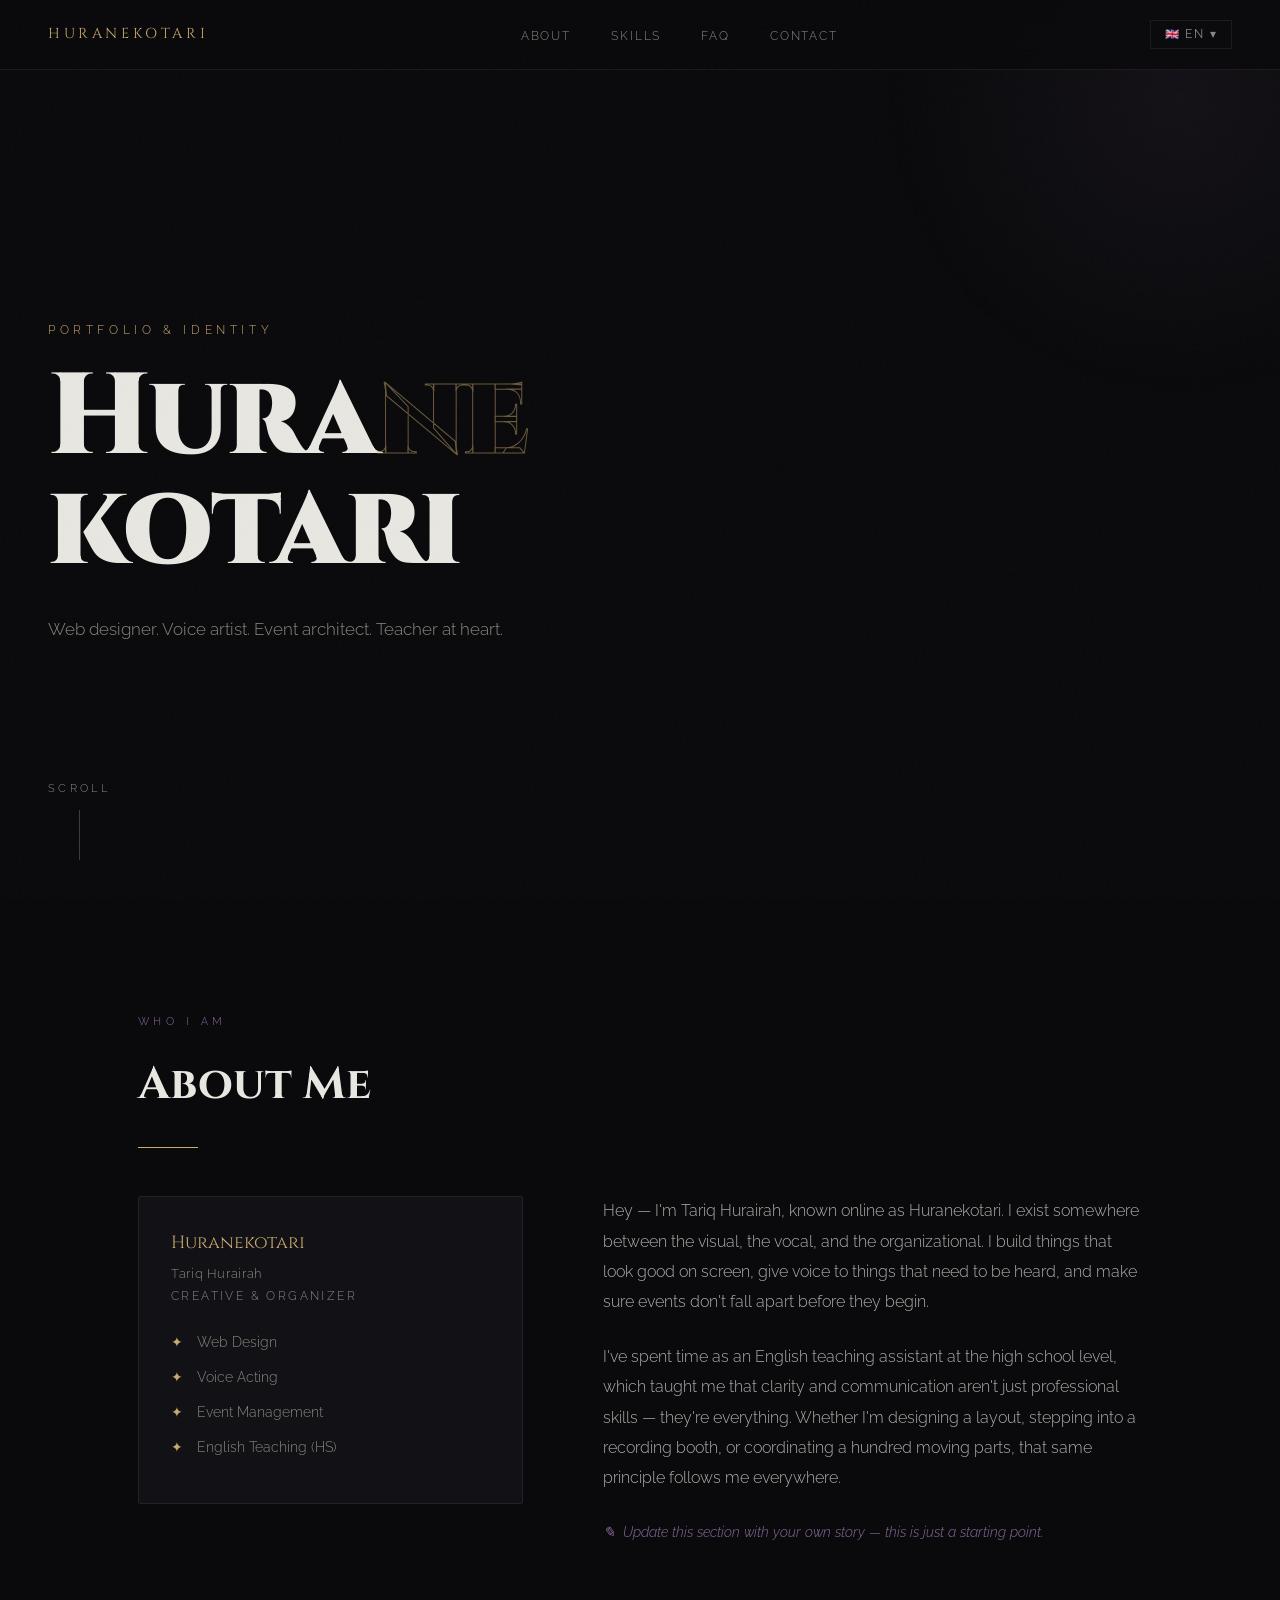
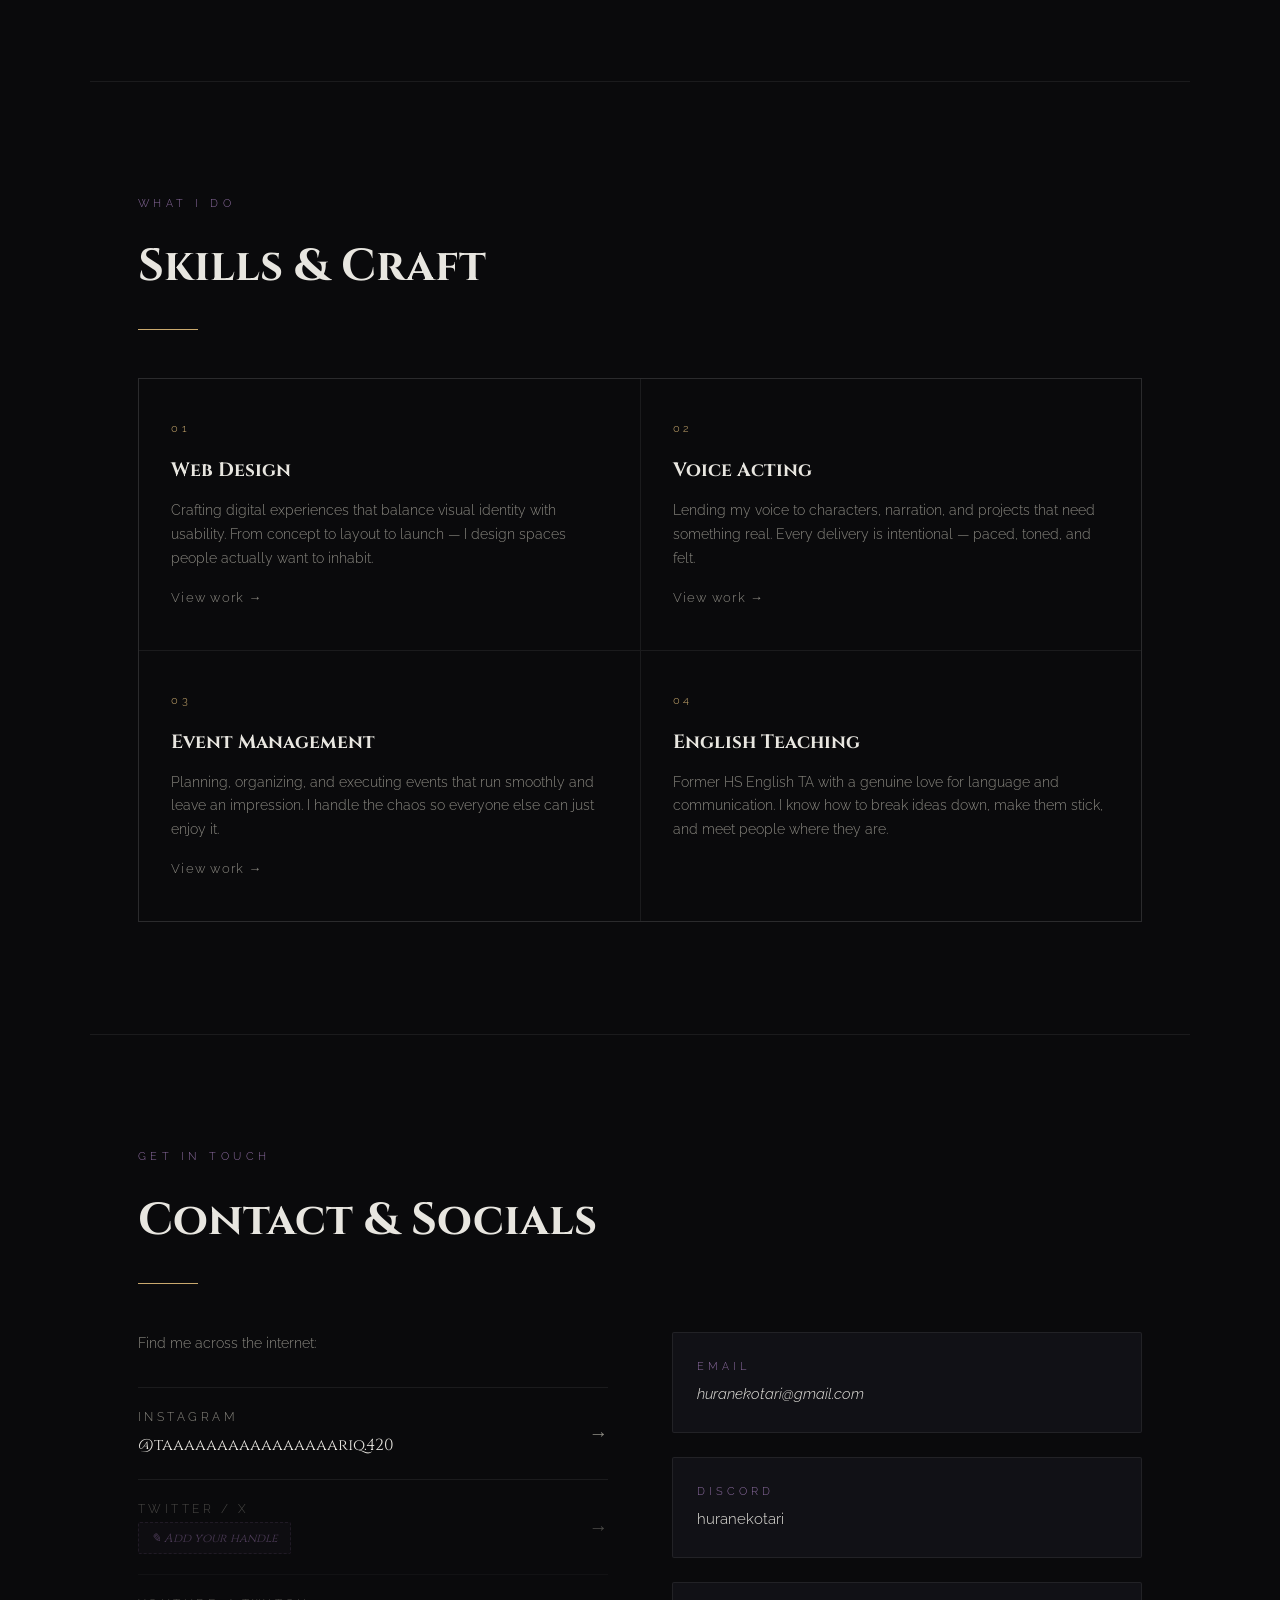
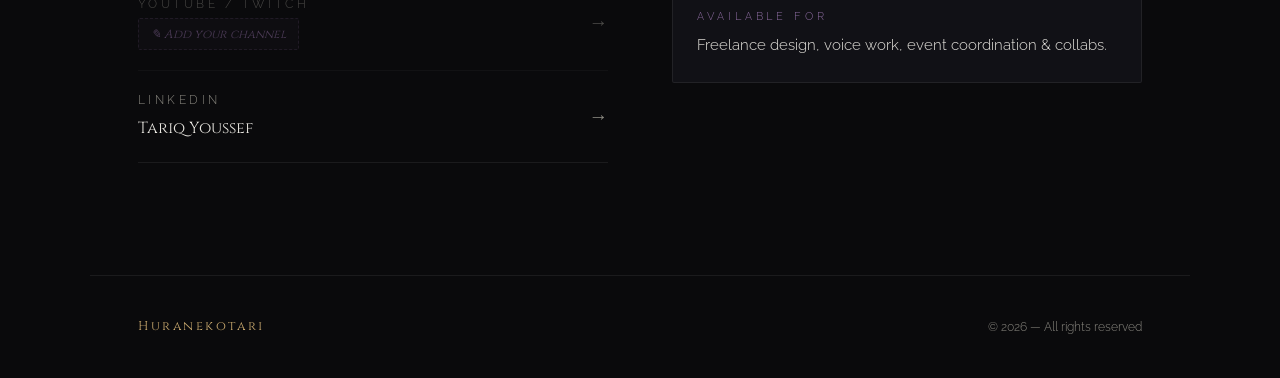
<file: index.html>
<!DOCTYPE html>
<html lang="en">
<head>
<meta charset="UTF-8"/>
<meta name="viewport" content="width=device-width, initial-scale=1.0"/>
<title>Huranekotari</title>
<link href="https://fonts.googleapis.com/css2?family=Cinzel:wght@400;700;900&family=Raleway:wght@300;400;500&display=swap" rel="stylesheet"/>
<link rel="stylesheet" href="styles.css"/>
</head>
<body>

<nav>
  <a href="index.html" class="nav-logo">Huranekotari</a>
  <ul class="nav-links">
    <li><a href="#about" data-i18n="nav_about">About</a></li>
    <li><a href="#skills" data-i18n="nav_skills">Skills</a></li>
    <li><a href="fq.html" data-i18n="nav_fq">FAQ</a></li>
    <li><a href="#contact" data-i18n="nav_contact">Contact</a></li>
  </ul>
  <div class="lang-switcher">
    <button class="lang-btn" id="langBtn">🇬🇧 EN ▾</button>
    <div class="lang-dropdown" id="langDropdown">
      <button class="lang-option active" data-lang="en"><span class="lang-flag">🇬🇧</span> English</button>
      <button class="lang-option" data-lang="ar"><span class="lang-flag">🇸🇦</span> العربية</button>
      <button class="lang-option" data-lang="fil"><span class="lang-flag">🇵🇭</span> Filipino</button>
      <button class="lang-option" data-lang="es"><span class="lang-flag">🇪🇸</span> Español</button>
      <button class="lang-option" data-lang="it"><span class="lang-flag">🇮🇹</span> Italiano</button>
      <button class="lang-option" data-lang="zh"><span class="lang-flag">🇨🇳</span> 中文</button>
      <button class="lang-option" data-lang="ja"><span class="lang-flag">🇯🇵</span> 日本語</button>
    </div>
  </div>
</nav>

<!-- HERO -->
<div class="hero">
  <p class="hero-eyebrow" data-i18n="hero_eyebrow">Portfolio &amp; Identity</p>
  <h1 class="hero-name">Hura<span>ne</span><br/>kotari</h1>
  <p class="hero-tagline" data-i18n="hero_tagline">Web designer. Voice artist. Event architect. Teacher at heart.</p>
  <div class="hero-scroll" data-i18n="hero_scroll">Scroll</div>
</div>

<!-- ABOUT -->
<section id="about">
  <p class="section-label reveal" data-i18n="about_label">Who I am</p>
  <h2 class="section-title reveal" data-i18n="about_title">About Me</h2>
  <div class="section-divider reveal"></div>
  <div class="about-grid">
    <div class="about-aside reveal">
      <div class="about-card">
        <p class="about-card-name">Huranekotari</p>
        <p class="about-card-realname">Tariq Hurairah</p>
        <p class="about-card-role" data-i18n="card_role">Creative &amp; Organizer</p>
        <div class="about-card-detail"><span>✦</span><span data-i18n="skill1">Web Design</span></div>
        <div class="about-card-detail"><span>✦</span><span data-i18n="skill2">Voice Acting</span></div>
        <div class="about-card-detail"><span>✦</span><span data-i18n="skill3">Event Management</span></div>
        <div class="about-card-detail"><span>✦</span><span data-i18n="skill4">English Teaching (HS)</span></div>
      </div>
    </div>
    <div class="about-body reveal">
      <p data-i18n="about_p1">Hey — I'm Tariq Hurairah, known online as Huranekotari. I exist somewhere between the visual, the vocal, and the organizational. I build things that look good on screen, give voice to things that need to be heard, and make sure events don't fall apart before they begin.</p>
      <p data-i18n="about_p2">I've spent time as an English teaching assistant at the high school level, which taught me that clarity and communication aren't just professional skills — they're everything. Whether I'm designing a layout, stepping into a recording booth, or coordinating a hundred moving parts, that same principle follows me everywhere.</p>
      <p style="color: var(--accent2); font-style: italic; font-size: 0.9rem;" data-i18n="about_placeholder">✎ &nbsp;Update this section with your own story — this is just a starting point.</p>
    </div>
  </div>
</section>

<!-- SKILLS -->
<section id="skills" class="skills-section">
  <p class="section-label reveal" data-i18n="skills_label">What I do</p>
  <h2 class="section-title reveal" data-i18n="skills_title">Skills &amp; Craft</h2>
  <div class="section-divider reveal"></div>
  <div class="skills-grid">
    <a href="web-design.html" class="skill-card skill-card-link reveal">
      <p class="skill-icon">01</p>
      <h3 class="skill-name" data-i18n="skill1">Web Design</h3>
      <p class="skill-desc" data-i18n="skill1_desc">Crafting digital experiences that balance visual identity with usability. From concept to layout to launch — I design spaces people actually want to inhabit.</p>
      <span class="skill-arrow" data-i18n="view_work">View work →</span>
    </a>
    <a href="voice-acting.html" class="skill-card skill-card-link reveal">
      <p class="skill-icon">02</p>
      <h3 class="skill-name" data-i18n="skill2">Voice Acting</h3>
      <p class="skill-desc" data-i18n="skill2_desc">Lending my voice to characters, narration, and projects that need something real. Every delivery is intentional — paced, toned, and felt.</p>
      <span class="skill-arrow" data-i18n="view_work">View work →</span>
    </a>
    <a href="event-management.html" class="skill-card skill-card-link reveal">
      <p class="skill-icon">03</p>
      <h3 class="skill-name" data-i18n="skill3">Event Management</h3>
      <p class="skill-desc" data-i18n="skill3_desc">Planning, organizing, and executing events that run smoothly and leave an impression. I handle the chaos so everyone else can just enjoy it.</p>
      <span class="skill-arrow" data-i18n="view_work">View work →</span>
    </a>
    <div class="skill-card reveal">
      <p class="skill-icon">04</p>
      <h3 class="skill-name" data-i18n="skill4_title">English Teaching</h3>
      <p class="skill-desc" data-i18n="skill4_desc">Former HS English TA with a genuine love for language and communication. I know how to break ideas down, make them stick, and meet people where they are.</p>
    </div>
  </div>
</section>

<!-- CONTACT -->
<section id="contact" class="contact-section">
  <p class="section-label reveal" data-i18n="contact_label">Get in touch</p>
  <h2 class="section-title reveal" data-i18n="contact_title">Contact &amp; Socials</h2>
  <div class="section-divider reveal"></div>
  <div class="contact-grid">
    <div>
      <p style="font-size:0.85rem; color:var(--muted); margin-bottom:2rem;" class="reveal" data-i18n="find_me">Find me across the internet:</p>
      <div class="social-links reveal">
        <a class="social-link" href="https://instagram.com/taaaaaaaaaaaaaaaariq.420" target="_blank" rel="noopener">
          <div><span class="social-link-name">Instagram</span><span class="social-link-handle">@taaaaaaaaaaaaaaaariq.420</span></div>
          <span class="social-link-arrow">→</span>
        </a>
        <div class="social-link" style="opacity:0.5; cursor:default;">
          <div><span class="social-link-name">Twitter / X</span><span class="social-link-handle placeholder-tag">✎ Add your handle</span></div>
          <span class="social-link-arrow">→</span>
        </div>
        <div class="social-link" style="opacity:0.5; cursor:default;">
          <div><span class="social-link-name">YouTube / Twitch</span><span class="social-link-handle placeholder-tag">✎ Add your channel</span></div>
          <span class="social-link-arrow">→</span>
        </div>
        <a class="social-link" href="https://www.linkedin.com/in/tariq-youssef-003213253/" target="_blank" rel="noopener">
          <div><span class="social-link-name">LinkedIn</span><span class="social-link-handle">Tariq Youssef</span></div>
          <span class="social-link-arrow">→</span>
        </a>
      </div>
    </div>
    <div class="contact-info reveal">
      <div class="contact-item">
        <p class="contact-item-label" data-i18n="email_label">Email</p>
        <p class="contact-item-value"><a href="mailto:huranekotari@gmail.com" style="color:var(--text); text-decoration:none;">huranekotari@gmail.com</a></p>
      </div>
      <div class="contact-item">
        <p class="contact-item-label">Discord</p>
        <p class="contact-item-value" style="color:var(--text); font-style:normal;">huranekotari</p>
      </div>
      <div class="contact-item">
        <p class="contact-item-label" data-i18n="avail_label">Available for</p>
        <p class="contact-item-value" style="color:var(--text); font-style:normal;" data-i18n="avail_value">Freelance design, voice work, event coordination &amp; collabs.</p>
      </div>
    </div>
  </div>
</section>

<footer>
  <span class="footer-name">Huranekotari</span>
  <span class="footer-copy" data-i18n="footer_copy">© 2026 — All rights reserved</span>
</footer>

<script>
const translations = {
  en: {
    nav_about:"About", nav_skills:"Skills", nav_contact:"Contact",
    hero_eyebrow:"Portfolio & Identity",
    hero_tagline:"Web designer. Voice artist. Event architect. Teacher at heart.",
    hero_scroll:"Scroll",
    about_label:"Who I am", about_title:"About Me",
    card_role:"Creative & Organizer",
    skill1:"Web Design", skill2:"Voice Acting", skill3:"Event Management",
    skill4:"English Teaching (HS)", skill4_title:"English Teaching",
    about_p1:"Hey — I'm Tariq Hurairah, known online as Huranekotari. I exist somewhere between the visual, the vocal, and the organizational. I build things that look good on screen, give voice to things that need to be heard, and make sure events don't fall apart before they begin.",
    about_p2:"I've spent time as an English teaching assistant at the high school level, which taught me that clarity and communication aren't just professional skills — they're everything. Whether I'm designing a layout, stepping into a recording booth, or coordinating a hundred moving parts, that same principle follows me everywhere.",
    about_placeholder:"✎ Update this section with your own story — this is just a starting point.",
    skills_label:"What I do", skills_title:"Skills & Craft",
    skill1_desc:"Crafting digital experiences that balance visual identity with usability. From concept to layout to launch — I design spaces people actually want to inhabit.",
    skill2_desc:"Lending my voice to characters, narration, and projects that need something real. Every delivery is intentional — paced, toned, and felt.",
    skill3_desc:"Planning, organizing, and executing events that run smoothly and leave an impression. I handle the chaos so everyone else can just enjoy it.",
    skill4_desc:"Former HS English TA with a genuine love for language and communication. I know how to break ideas down, make them stick, and meet people where they are.",
    view_work:"View work →",
    contact_label:"Get in touch", contact_title:"Contact & Socials",
    find_me:"Find me across the internet:",
    email_label:"Email", avail_label:"Available for",
    avail_value:"Freelance design, voice work, event coordination & collabs.",
    footer_copy:"© 2026 — All rights reserved", lang_label:"EN"
  },
  ar: {
    nav_about:"عني", nav_skills:"مهاراتي", nav_contact:"تواصل",
    hero_eyebrow:"ملف الأعمال والهوية",
    hero_tagline:"مصمم ويب. فنان صوتي. منظم فعاليات. معلم بالفطرة.",
    hero_scroll:"مرر",
    about_label:"من أنا", about_title:"نبذة عني",
    card_role:"مبدع ومنظم",
    skill1:"تصميم الويب", skill2:"التمثيل الصوتي", skill3:"إدارة الفعاليات",
    skill4:"تدريس الإنجليزية", skill4_title:"تدريس الإنجليزية",
    about_p1:"مرحباً — أنا طارق هريرة، المعروف إلكترونياً بـ هورانيكوتاري. أعيش في المنطقة الفاصلة بين البصري والصوتي والتنظيمي. أبني أشياء تبدو جميلة على الشاشة، وأُعطي صوتاً لما يحتاج إلى أن يُسمع، وأضمن أن الفعاليات لا تنهار قبل أن تبدأ.",
    about_p2:"قضيت وقتاً كمساعد تدريس للغة الإنجليزية في المرحلة الثانوية، مما علّمني أن الوضوح والتواصل ليسا مجرد مهارات مهنية — بل هما كل شيء. سواء كنت أصمم تخطيطاً أو أدخل غرفة التسجيل أو أنسق مئة تفصيل، يسير هذا المبدأ معي في كل مكان.",
    about_placeholder:"✎ حدّث هذا القسم بقصتك الخاصة — هذه مجرد نقطة بداية.",
    skills_label:"ما أفعله", skills_title:"المهارات والحرفة",
    skill1_desc:"صياغة تجارب رقمية توازن بين الهوية البصرية وسهولة الاستخدام. من الفكرة إلى التصميم إلى الإطلاق.",
    skill2_desc:"أُقرض صوتي للشخصيات والسرد والمشاريع التي تحتاج إلى شيء حقيقي. كل أداء مقصود — بالإيقاع والنبرة والإحساس.",
    skill3_desc:"التخطيط والتنظيم وتنفيذ الفعاليات بسلاسة وبأثر يدوم. أتعامل مع الفوضى حتى يستمتع الجميع.",
    skill4_desc:"مساعد تدريس سابق للغة الإنجليزية بشغف حقيقي بالتواصل. أعرف كيف أُبسّط الأفكار وأجعلها راسخة.",
    view_work:"عرض الأعمال ←",
    contact_label:"تواصل معي", contact_title:"التواصل والشبكات",
    find_me:"جدني عبر الإنترنت:",
    email_label:"البريد الإلكتروني", avail_label:"متاح لـ",
    avail_value:"تصميم مستقل، عمل صوتي، تنسيق فعاليات، وتعاون.",
    footer_copy:"© ٢٠٢٦ — جميع الحقوق محفوظة", lang_label:"AR"
  },
  fil: {
    nav_about:"Tungkol", nav_skills:"Kasanayan", nav_contact:"Makipag-ugnayan",
    hero_eyebrow:"Portfolio at Pagkakakilanlan",
    hero_tagline:"Web designer. Artista ng boses. Tagaplano ng events. Guro sa puso.",
    hero_scroll:"I-scroll",
    about_label:"Sino ako", about_title:"Tungkol sa Akin",
    card_role:"Malikhain at Tagaorganisa",
    skill1:"Web Design", skill2:"Voice Acting", skill3:"Pamamahala ng Events",
    skill4:"Pagtuturo ng Ingles (HS)", skill4_title:"Pagtuturo ng Ingles",
    about_p1:"Hoy — ako si Tariq Hurairah, kilala sa online bilang Huranekotari. Nabubuhay ako sa pagitan ng visual, vocal, at organisasyon. Gumagawa ako ng mga bagay na maganda sa screen, nagbibigay ng boses sa mga bagay na kailangang marinig, at tinitiyak na ang mga events ay hindi guguho bago pa magsimula.",
    about_p2:"Nagsilbi akong teaching assistant sa Ingles sa high school, na nagturo sa akin na ang kalinawan at komunikasyon ay hindi lang propesyonal na kasanayan — sila ang lahat. Kahit nagdidisenyo ako ng layout, pumapasok sa recording booth, o nag-kokoordina ng daan-daang detalye, ang prinsipyong ito ay sumusunod sa akin sa lahat ng dako.",
    about_placeholder:"✎ I-update ang seksyong ito ng iyong sariling kuwento — ito ay simula pa lamang.",
    skills_label:"Ano ang ginagawa ko", skills_title:"Mga Kasanayan at Sining",
    skill1_desc:"Gumagawa ng mga digital na karanasan na nagbabalanse ng visual na pagkakakilanlan at kakayahang gamitin. Mula sa konsepto hanggang layout hanggang paglulunsad.",
    skill2_desc:"Nagpapahiram ng aking boses sa mga karakter, salaysay, at proyektong nangangailangan ng tunay na bagay. Ang bawat paghahatid ay may layunin.",
    skill3_desc:"Nagpaplano, nag-oorganisa, at nagsasagawa ng mga events nang maayos at may naiiwanang impresyon. Hawak ko ang kaguluhan para masiyahan na lang ang lahat.",
    skill4_desc:"Dating HS English TA na may tunay na pagmamahal sa wika at komunikasyon. Alam ko kung paano hatiin ang mga ideya at maabot ang mga tao.",
    view_work:"Tingnan ang gawa →",
    contact_label:"Makipag-ugnayan", contact_title:"Makipag-ugnayan at Socials",
    find_me:"Hanapin ako sa internet:",
    email_label:"Email", avail_label:"Available para sa",
    avail_value:"Freelance na disenyo, voice work, koordinasyon ng events, at kolaborasyon.",
    footer_copy:"© 2026 — Lahat ng karapatan ay nakalaan", lang_label:"FIL"
  },
  es: {
    nav_about:"Sobre mí", nav_skills:"Habilidades", nav_contact:"Contacto",
    hero_eyebrow:"Portafolio e Identidad",
    hero_tagline:"Diseñador web. Artista de voz. Arquitecto de eventos. Maestro de corazón.",
    hero_scroll:"Desplazar",
    about_label:"Quién soy", about_title:"Sobre Mí",
    card_role:"Creativo y Organizador",
    skill1:"Diseño Web", skill2:"Actuación de Voz", skill3:"Gestión de Eventos",
    skill4:"Enseñanza de Inglés (Bachillerato)", skill4_title:"Enseñanza de Inglés",
    about_p1:"Hola — soy Tariq Hurairah, conocido en línea como Huranekotari. Existo en algún punto entre lo visual, lo vocal y lo organizativo. Construyo cosas que se ven bien en pantalla, doy voz a lo que necesita ser escuchado y me aseguro de que los eventos no se desmoronen antes de comenzar.",
    about_p2:"He pasado tiempo como asistente de enseñanza de inglés en la escuela secundaria, lo que me enseñó que la claridad y la comunicación no son solo habilidades profesionales — lo son todo. Ya sea diseñando un layout, entrando a una cabina de grabación o coordinando cientos de detalles, ese principio me sigue a todas partes.",
    about_placeholder:"✎ Actualiza esta sección con tu propia historia — esto es solo un punto de partida.",
    skills_label:"Lo que hago", skills_title:"Habilidades y Oficio",
    skill1_desc:"Creando experiencias digitales que equilibran la identidad visual con la usabilidad. Del concepto al layout al lanzamiento.",
    skill2_desc:"Prestando mi voz a personajes, narración y proyectos que necesitan algo real. Cada interpretación es intencional — con ritmo, tono y sentimiento.",
    skill3_desc:"Planificando, organizando y ejecutando eventos que transcurran sin problemas y dejen huella. Me encargo del caos para que todos los demás puedan disfrutarlo.",
    skill4_desc:"Ex asistente de inglés en bachillerato con un amor genuino por el lenguaje. Sé cómo desglosar ideas y llegar a las personas donde están.",
    view_work:"Ver trabajos →",
    contact_label:"Contáctame", contact_title:"Contacto y Redes",
    find_me:"Encuéntrame en internet:",
    email_label:"Correo electrónico", avail_label:"Disponible para",
    avail_value:"Diseño freelance, trabajo de voz, coordinación de eventos y colaboraciones.",
    footer_copy:"© 2026 — Todos los derechos reservados", lang_label:"ES"
  },
  it: {
    nav_about:"Chi sono", nav_skills:"Competenze", nav_contact:"Contatti",
    hero_eyebrow:"Portfolio e Identità",
    hero_tagline:"Web designer. Artista vocale. Architetto di eventi. Insegnante di cuore.",
    hero_scroll:"Scorri",
    about_label:"Chi sono", about_title:"Su di Me",
    card_role:"Creativo e Organizzatore",
    skill1:"Web Design", skill2:"Doppiaggio", skill3:"Gestione Eventi",
    skill4:"Insegnamento dell'Inglese (liceo)", skill4_title:"Insegnamento dell'Inglese",
    about_p1:"Ciao — sono Tariq Hurairah, conosciuto online come Huranekotari. Esisto da qualche parte tra il visivo, il vocale e l'organizzativo. Costruisco cose che sembrano belle sullo schermo, do voce a ciò che deve essere ascoltato e mi assicuro che gli eventi non vadano in pezzi prima di cominciare.",
    about_p2:"Ho trascorso del tempo come assistente d'insegnamento d'inglese al liceo, il che mi ha insegnato che chiarezza e comunicazione non sono solo competenze professionali — sono tutto. Che stia progettando un layout, entrando in una cabina di registrazione o coordinando cento dettagli, quel principio mi segue ovunque.",
    about_placeholder:"✎ Aggiorna questa sezione con la tua storia — è solo un punto di partenza.",
    skills_label:"Cosa faccio", skills_title:"Competenze e Arte",
    skill1_desc:"Creando esperienze digitali che bilanciano identità visiva e usabilità. Dal concept al layout al lancio.",
    skill2_desc:"Prestando la mia voce a personaggi, narrazioni e progetti che hanno bisogno di qualcosa di autentico. Ogni interpretazione è intenzionale.",
    skill3_desc:"Pianificando, organizzando ed eseguendo eventi che scorrono senza intoppi e lasciano un'impressione. Mi occupo del caos affinché tutti possano godersi l'evento.",
    skill4_desc:"Ex assistente d'inglese al liceo con un genuino amore per il linguaggio. So come scomporre le idee e raggiungere le persone dove si trovano.",
    view_work:"Vedi i lavori →",
    contact_label:"Contattami", contact_title:"Contatti e Social",
    find_me:"Trovami su internet:",
    email_label:"Email", avail_label:"Disponibile per",
    avail_value:"Design freelance, lavoro vocale, coordinamento eventi e collaborazioni.",
    footer_copy:"© 2026 — Tutti i diritti riservati", lang_label:"IT"
  },
  zh: {
    nav_about:"关于我", nav_skills:"技能", nav_contact:"联系",
    hero_eyebrow:"作品集与身份",
    hero_tagline:"网页设计师。配音演员。活动策划师。热爱教学。",
    hero_scroll:"滚动",
    about_label:"我是谁", about_title:"关于我",
    card_role:"创意人 & 组织者",
    skill1:"网页设计", skill2:"配音", skill3:"活动管理",
    skill4:"英语教学（高中）", skill4_title:"英语教学",
    about_p1:"嗨 — 我是 Tariq Hurairah，网络上以 Huranekotari 为人所知。我存在于视觉、声音与组织管理的交汇处。我创作在屏幕上看起来出色的东西，为需要被听见的事物发声，并确保活动在开始之前不会崩溃。",
    about_p2:"我曾在高中担任英语教学助理，这让我明白清晰表达和沟通不仅仅是职业技能——它们就是一切。无论是设计页面布局、走进录音棚，还是协调数百个细节，这一原则始终伴随着我。",
    about_placeholder:"✎ 用你自己的故事更新此部分——这只是一个起点。",
    skills_label:"我的专长", skills_title:"技能与创作",
    skill1_desc:"打造兼顾视觉美感与易用性的数字体验。从概念到布局到上线——我设计人们真正想要驻留的空间。",
    skill2_desc:"为角色、旁白和需要真实感的项目献声。每一次表演都是有意为之——节奏、音调、情感缺一不可。",
    skill3_desc:"规划、组织并执行顺畅且令人印象深刻的活动。我处理一切混乱，让所有人都能尽情享受。",
    skill4_desc:"前高中英语助教，对语言和沟通充满热情。我知道如何分解想法、让它们深入人心。",
    view_work:"查看作品 →",
    contact_label:"联系我", contact_title:"联系与社交",
    find_me:"在网上找到我：",
    email_label:"邮箱", avail_label:"可接受",
    avail_value:"自由设计、配音工作、活动协调和合作项目。",
    footer_copy:"© 2026 — 版权所有", lang_label:"中文"
  },
  ja: {
    nav_about:"自己紹介", nav_skills:"スキル", nav_contact:"連絡先",
    hero_eyebrow:"ポートフォリオとアイデンティティ",
    hero_tagline:"Webデザイナー。声優。イベントプランナー。教える心を持つ人。",
    hero_scroll:"スクロール",
    about_label:"私について", about_title:"自己紹介",
    card_role:"クリエイター & オーガナイザー",
    skill1:"Webデザイン", skill2:"声優", skill3:"イベント管理",
    skill4:"英語教育（高校）", skill4_title:"英語教育",
    about_p1:"こんにちは — 私はTariq Hurairahです。オンラインではHuranekotariとして知られています。視覚、声、そして組織の狭間に存在しています。画面上で美しく見えるものを作り、聞かれるべき声を届け、イベントが始まる前に崩壊しないよう管理します。",
    about_p2:"高校で英語の教育助手として時間を過ごしました。その経験から、明確さとコミュニケーションは単なる職業スキルではなく、すべてだと学びました。レイアウトをデザインしているときも、録音ブースに入るときも、何百もの細部を調整するときも、その原則は常に私とともにあります。",
    about_placeholder:"✎ このセクションをあなた自身のストーリーで更新してください — これはあくまでも出発点です。",
    skills_label:"得意なこと", skills_title:"スキルと技",
    skill1_desc:"視覚的なアイデンティティと使いやすさのバランスを取ったデジタル体験を作ります。コンセプトからレイアウト、リリースまで。",
    skill2_desc:"キャラクター、ナレーション、リアルさが必要なプロジェクトに声を貸します。すべての演技は意図的 — ペース、トーン、感情を込めて。",
    skill3_desc:"スムーズに進み、印象を残すイベントを計画・組織・実行します。混乱を処理するのは私。みんなが楽しめるように。",
    skill4_desc:"言語とコミュニケーションへの純粋な情熱を持つ元高校英語ティーチングアシスタント。",
    view_work:"作品を見る →",
    contact_label:"お問い合わせ", contact_title:"連絡先とSNS",
    find_me:"インターネットで見つけてください：",
    email_label:"メール", avail_label:"対応可能な業務",
    avail_value:"フリーランスデザイン、声優業務、イベント調整、コラボレーション。",
    footer_copy:"© 2026 — 全著作権所有", lang_label:"日本語"
  }
};

const langFlags = { en:"🇬🇧", ar:"🇸🇦", fil:"🇵🇭", es:"🇪🇸", it:"🇮🇹", zh:"🇨🇳", ja:"🇯🇵" };

function applyLanguage(lang) {
  const t = translations[lang];
  if (!t) return;
  document.querySelectorAll('[data-i18n]').forEach(el => {
    const key = el.getAttribute('data-i18n');
    if (t[key] !== undefined) el.innerHTML = t[key];
  });
  document.body.classList.toggle('rtl', lang === 'ar');
  document.documentElement.lang = lang;
  document.getElementById('langBtn').innerHTML = `${langFlags[lang]} ${t.lang_label} ▾`;
  document.querySelectorAll('.lang-option').forEach(btn => {
    btn.classList.toggle('active', btn.dataset.lang === lang);
  });
  try { localStorage.setItem('hura_lang', lang); } catch(e) {}
}

document.getElementById('langBtn').addEventListener('click', (e) => {
  e.stopPropagation();
  document.getElementById('langDropdown').classList.toggle('open');
});

document.querySelectorAll('.lang-option').forEach(btn => {
  btn.addEventListener('click', () => {
    applyLanguage(btn.dataset.lang);
    document.getElementById('langDropdown').classList.remove('open');
  });
});

document.addEventListener('click', () => {
  document.getElementById('langDropdown').classList.remove('open');
});

try {
  const saved = localStorage.getItem('hura_lang');
  if (saved && translations[saved]) applyLanguage(saved);
} catch(e) {}

// Scroll reveal
const observer = new IntersectionObserver((entries) => {
  entries.forEach((entry, i) => {
    if (entry.isIntersecting) {
      setTimeout(() => entry.target.classList.add('visible'), i * 80);
      observer.unobserve(entry.target);
    }
  });
}, { threshold: 0.1 });
document.querySelectorAll('.reveal').forEach(el => observer.observe(el));
</script>
</body>
</html>
</file>
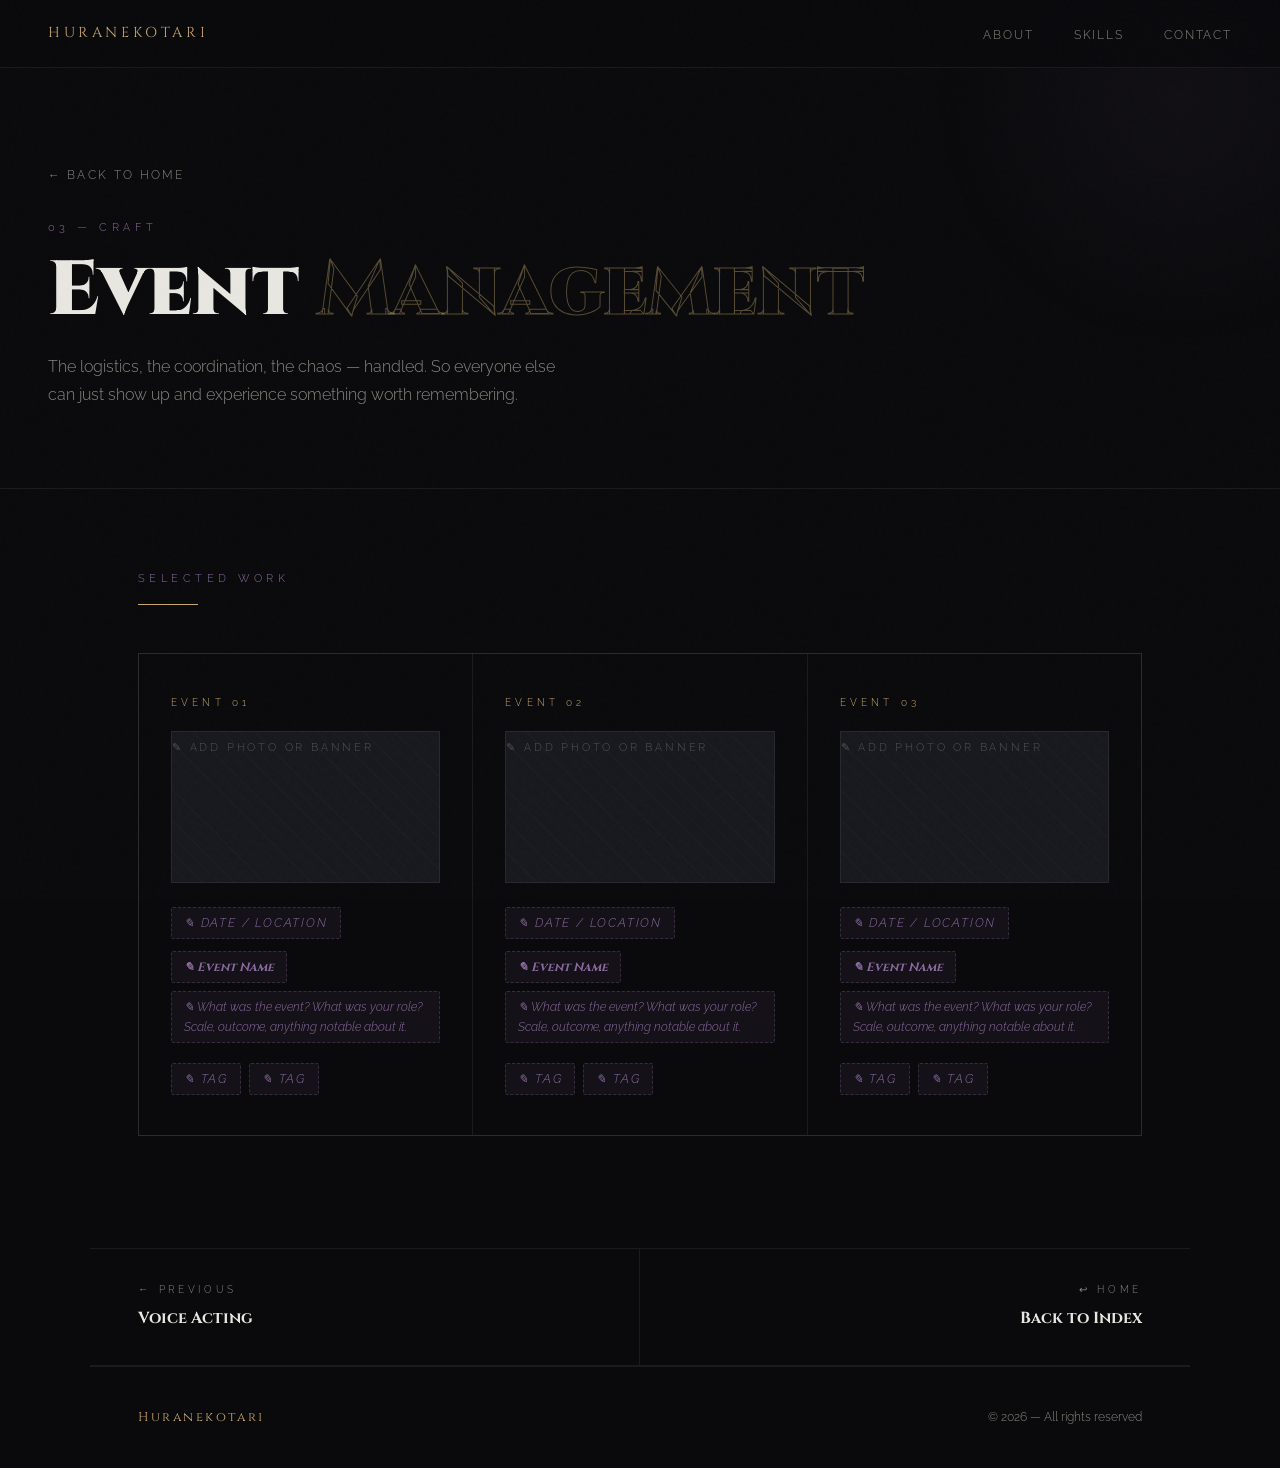
<file: event-management.html>
<!DOCTYPE html>
<html lang="en">
<head>
<meta charset="UTF-8"/>
<meta name="viewport" content="width=device-width, initial-scale=1.0"/>
<title>Event Management — Huranekotari</title>
<link href="https://fonts.googleapis.com/css2?family=Cinzel:wght@400;700;900&family=Raleway:wght@300;400;500&display=swap" rel="stylesheet"/>
<link rel="stylesheet" href="styles.css"/>
</head>
<body>

<nav>
  <a href="index.html" class="nav-logo">Huranekotari</a>
  <ul class="nav-links">
    <li><a href="index.html#about">About</a></li>
    <li><a href="index.html#skills">Skills</a></li>
    <li><a href="index.html#contact">Contact</a></li>
  </ul>
</nav>

<div class="page-header">
  <a href="index.html" class="page-back">← Back to Home</a>
  <p class="page-header-eyebrow">03 — Craft</p>
  <h1 class="page-header-title">Event <span>Management</span></h1>
  <p class="page-header-desc">The logistics, the coordination, the chaos — handled. So everyone else can just show up and experience something worth remembering.</p>
</div>

<div class="portfolio-section">
  <p class="section-label reveal">Selected Work</p>
  <div class="section-divider reveal"></div>

  <div class="portfolio-grid">

    <div class="portfolio-item reveal">
      <p class="portfolio-item-number">Event 01</p>
      <div class="portfolio-item-thumb">
        <div class="portfolio-item-placeholder-line"></div>
        <span class="portfolio-item-thumb-label">✎ Add photo or banner</span>
      </div>
      <p class="portfolio-item-meta"><span class="placeholder-tag">✎ Date / Location</span></p>
      <h3 class="portfolio-item-title"><span class="placeholder-tag">✎ Event Name</span></h3>
      <p class="portfolio-item-desc"><span class="placeholder-tag">✎ What was the event? What was your role? Scale, outcome, anything notable about it.</span></p>
      <div class="portfolio-tags">
        <span class="portfolio-tag placeholder-tag">✎ Tag</span>
        <span class="portfolio-tag placeholder-tag">✎ Tag</span>
      </div>
    </div>

    <div class="portfolio-item reveal">
      <p class="portfolio-item-number">Event 02</p>
      <div class="portfolio-item-thumb">
        <div class="portfolio-item-placeholder-line"></div>
        <span class="portfolio-item-thumb-label">✎ Add photo or banner</span>
      </div>
      <p class="portfolio-item-meta"><span class="placeholder-tag">✎ Date / Location</span></p>
      <h3 class="portfolio-item-title"><span class="placeholder-tag">✎ Event Name</span></h3>
      <p class="portfolio-item-desc"><span class="placeholder-tag">✎ What was the event? What was your role? Scale, outcome, anything notable about it.</span></p>
      <div class="portfolio-tags">
        <span class="portfolio-tag placeholder-tag">✎ Tag</span>
        <span class="portfolio-tag placeholder-tag">✎ Tag</span>
      </div>
    </div>

    <div class="portfolio-item reveal">
      <p class="portfolio-item-number">Event 03</p>
      <div class="portfolio-item-thumb">
        <div class="portfolio-item-placeholder-line"></div>
        <span class="portfolio-item-thumb-label">✎ Add photo or banner</span>
      </div>
      <p class="portfolio-item-meta"><span class="placeholder-tag">✎ Date / Location</span></p>
      <h3 class="portfolio-item-title"><span class="placeholder-tag">✎ Event Name</span></h3>
      <p class="portfolio-item-desc"><span class="placeholder-tag">✎ What was the event? What was your role? Scale, outcome, anything notable about it.</span></p>
      <div class="portfolio-tags">
        <span class="portfolio-tag placeholder-tag">✎ Tag</span>
        <span class="portfolio-tag placeholder-tag">✎ Tag</span>
      </div>
    </div>

  </div>
</div>

<div class="page-nav">
  <a href="voice-acting.html" class="page-nav-item prev">
    <span class="page-nav-label">← Previous</span>
    <span class="page-nav-title">Voice Acting</span>
  </a>
  <a href="index.html" class="page-nav-item next">
    <span class="page-nav-label">↩ Home</span>
    <span class="page-nav-title">Back to Index</span>
  </a>
</div>

<footer>
  <span class="footer-name">Huranekotari</span>
  <span class="footer-copy">© 2026 — All rights reserved</span>
</footer>

<script>
  const observer = new IntersectionObserver((entries) => {
    entries.forEach((entry, i) => {
      if (entry.isIntersecting) {
        setTimeout(() => entry.target.classList.add('visible'), i * 80);
        observer.unobserve(entry.target);
      }
    });
  }, { threshold: 0.1 });
  document.querySelectorAll('.reveal').forEach(el => observer.observe(el));
</script>
</body>
</html>
</file>
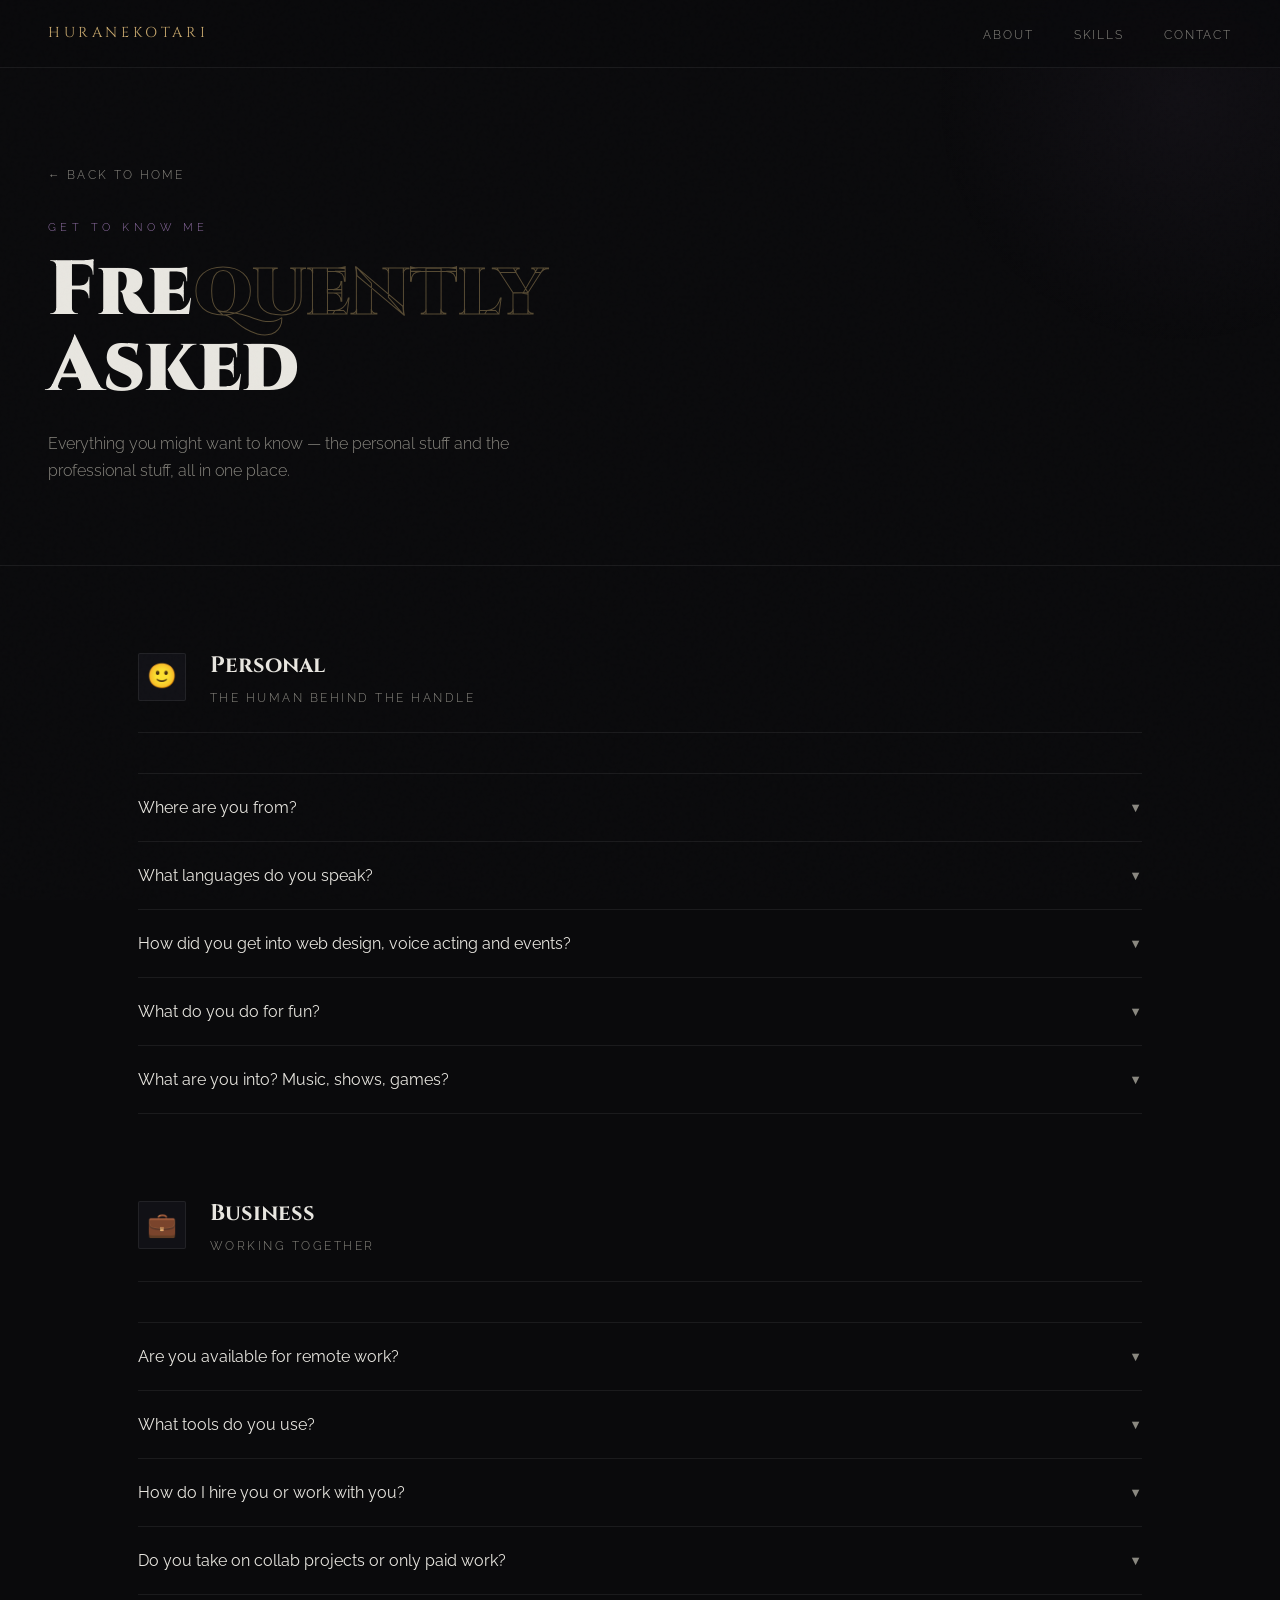
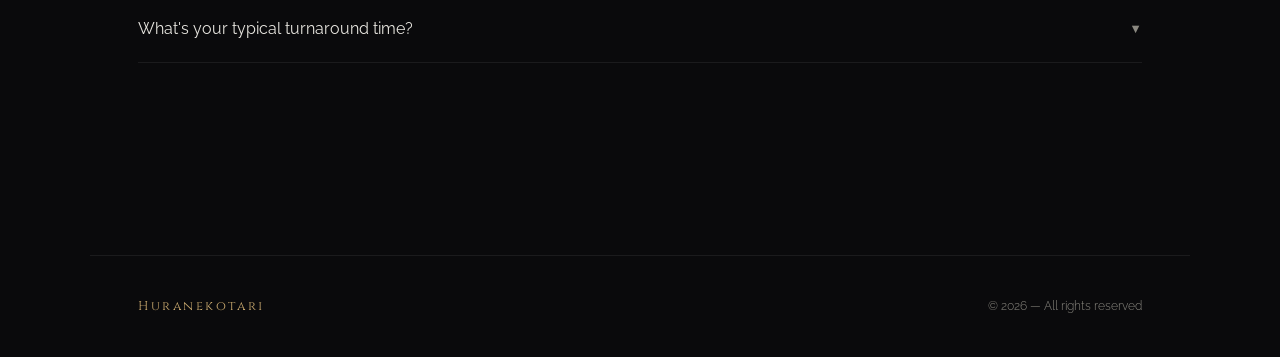
<file: faq.html>
<!DOCTYPE html>
<html lang="en">
<head>
<meta charset="UTF-8"/>
<meta name="viewport" content="width=device-width, initial-scale=1.0"/>
<title>FAQ — Huranekotari</title>
<link href="https://fonts.googleapis.com/css2?family=Cinzel:wght@400;700;900&family=Raleway:wght@300;400;500&display=swap" rel="stylesheet"/>
<link rel="stylesheet" href="styles.css"/>
<style>
  .faq-section {
    padding: 5rem 3rem 7rem;
    max-width: 1100px;
    margin: 0 auto;
  }

  .faq-block {
    margin-bottom: 5rem;
  }

  .faq-block-header {
    display: flex;
    align-items: center;
    gap: 1.5rem;
    margin-bottom: 2.5rem;
    padding-bottom: 1.5rem;
    border-bottom: 1px solid var(--border);
  }

  .faq-block-icon {
    font-size: 1.5rem;
    width: 3rem;
    height: 3rem;
    display: flex;
    align-items: center;
    justify-content: center;
    background: var(--bg2);
    border: 1px solid var(--border);
    border-radius: 2px;
    flex-shrink: 0;
  }

  .faq-block-title {
    font-family: 'Cinzel', serif;
    font-size: 1.4rem;
    font-weight: 700;
    color: var(--text);
  }

  .faq-block-subtitle {
    font-size: 0.78rem;
    letter-spacing: 0.2em;
    text-transform: uppercase;
    color: var(--muted);
    margin-top: 0.2rem;
  }

  .faq-list {
    display: flex;
    flex-direction: column;
    gap: 0;
  }

  .faq-item {
    border-bottom: 1px solid var(--border);
    overflow: hidden;
  }

  .faq-item:first-child {
    border-top: 1px solid var(--border);
  }

  .faq-question {
    width: 100%;
    background: none;
    border: none;
    color: var(--text);
    font-family: 'Raleway', sans-serif;
    font-size: 1rem;
    font-weight: 400;
    text-align: left;
    padding: 1.5rem 0;
    cursor: pointer;
    display: flex;
    justify-content: space-between;
    align-items: center;
    gap: 1rem;
    transition: color 0.25s;
  }

  .faq-question:hover { color: var(--accent); }

  .faq-question.open { color: var(--accent); }

  .faq-chevron {
    font-size: 0.8rem;
    color: var(--muted);
    transition: transform 0.3s ease;
    flex-shrink: 0;
  }

  .faq-question.open .faq-chevron {
    transform: rotate(180deg);
    color: var(--accent);
  }

  .faq-answer {
    max-height: 0;
    overflow: hidden;
    transition: max-height 0.4s ease, padding 0.3s ease;
  }

  .faq-answer.open {
    max-height: 500px;
  }

  .faq-answer-inner {
    padding: 0 0 1.75rem;
    font-size: 0.95rem;
    color: rgba(232,230,224,0.7);
    line-height: 1.9;
    max-width: 700px;
  }

  .faq-answer-inner strong {
    color: var(--accent);
    font-weight: 500;
  }

  .faq-answer-inner a {
    color: var(--accent2);
    text-decoration: underline;
    text-underline-offset: 3px;
  }

  .faq-tag {
    display: inline-block;
    font-size: 0.7rem;
    letter-spacing: 0.12em;
    text-transform: uppercase;
    border: 1px solid var(--border);
    padding: 0.2rem 0.55rem;
    color: var(--muted);
    border-radius: 1px;
    margin: 0.2rem 0.2rem 0 0;
  }

  @media (max-width: 768px) {
    .faq-section { padding: 3rem 1.5rem 5rem; }
    .faq-question { font-size: 0.92rem; }
  }
</style>
</head>
<body>

<nav>
  <a href="index.html" class="nav-logo">Huranekotari</a>
  <ul class="nav-links">
    <li><a href="index.html#about">About</a></li>
    <li><a href="index.html#skills">Skills</a></li>
    <li><a href="index.html#contact">Contact</a></li>
  </ul>
</nav>

<div class="page-header">
  <a href="index.html" class="page-back">← Back to Home</a>
  <p class="page-header-eyebrow">Get to know me</p>
  <h1 class="page-header-title">Fre<span>quently</span><br/>Asked</h1>
  <p class="page-header-desc">Everything you might want to know — the personal stuff and the professional stuff, all in one place.</p>
</div>

<div class="faq-section">

  <!-- PERSONAL -->
  <div class="faq-block">
    <div class="faq-block-header reveal">
      <div class="faq-block-icon">🙂</div>
      <div>
        <p class="faq-block-title">Personal</p>
        <p class="faq-block-subtitle">The human behind the handle</p>
      </div>
    </div>

    <div class="faq-list reveal">

      <div class="faq-item">
        <button class="faq-question">
          Where are you from?
          <span class="faq-chevron">▼</span>
        </button>
        <div class="faq-answer">
          <div class="faq-answer-inner">
            Born in <strong>Riyadh, Saudi Arabia</strong> to a Filipina mother and an Egyptian father — so I'm a bit of everything. Right now I'm based in <strong>Egypt</strong>, studying Computer Science.
          </div>
        </div>
      </div>

      <div class="faq-item">
        <button class="faq-question">
          What languages do you speak?
          <span class="faq-chevron">▼</span>
        </button>
        <div class="faq-answer">
          <div class="faq-answer-inner">
            <strong>English</strong> is my native language, followed closely by <strong>Arabic</strong>. I understand some <strong>Tagalog</strong> thanks to my mother's side, and have a basic grasp of <strong>French</strong> and <strong>Spanish</strong>.<br/><br/>
            <span class="faq-tag">English</span>
            <span class="faq-tag">Arabic</span>
            <span class="faq-tag">Tagalog</span>
            <span class="faq-tag">French</span>
            <span class="faq-tag">Spanish</span>
          </div>
        </div>
      </div>

      <div class="faq-item">
        <button class="faq-question">
          How did you get into web design, voice acting and events?
          <span class="faq-chevron">▼</span>
        </button>
        <div class="faq-answer">
          <div class="faq-answer-inner">
            <strong>Web Design</strong> came through university — studying CS introduced me to it, even if I wasn't immediately in love with it. It grew on me.<br/><br/>
            <strong>Voice Acting</strong> was a natural extension of my love for theatre and drama. Performance was always something I was drawn to, and VA became the outlet for that.<br/><br/>
            <strong>Events</strong> happened through my university club, <strong>LGSY.gg</strong> — and it happened fast. I hold the record for the fastest back-to-back promotions: Member → Co-Head HR → Head HR, all in a single semester. We organize events inside and outside the university, with the biggest being <strong>Egycon</strong>, the largest anime convention in Egypt.
          </div>
        </div>
      </div>

      <div class="faq-item">
        <button class="faq-question">
          What do you do for fun?
          <span class="faq-chevron">▼</span>
        </button>
        <div class="faq-answer">
          <div class="faq-answer-inner">
            I love all forms of art — drawing, singing, and playing instruments are all things I dabble in. On the sports side, I play <strong>football, basketball, and volleyball</strong>. I wouldn't call myself a genius at any of it, but I pick things up fast and enjoy the process.<br/><br/>
            <span class="faq-tag">Drawing</span>
            <span class="faq-tag">Singing</span>
            <span class="faq-tag">Instruments</span>
            <span class="faq-tag">Football</span>
            <span class="faq-tag">Basketball</span>
            <span class="faq-tag">Volleyball</span>
          </div>
        </div>
      </div>

      <div class="faq-item">
        <button class="faq-question">
          What are you into? Music, shows, games?
          <span class="faq-chevron">▼</span>
        </button>
        <div class="faq-answer">
          <div class="faq-answer-inner">
            Big on <strong>music and anime</strong>. My favorite artist is <strong>Laufey</strong> — her sound is something else. For anime, <strong>Cyberpunk: Edgerunners</strong> and <strong>The Great Pretender</strong> are my top picks. Both hit different for very different reasons.
          </div>
        </div>
      </div>

    </div>
  </div>

  <!-- BUSINESS -->
  <div class="faq-block">
    <div class="faq-block-header reveal">
      <div class="faq-block-icon">💼</div>
      <div>
        <p class="faq-block-title">Business</p>
        <p class="faq-block-subtitle">Working together</p>
      </div>
    </div>

    <div class="faq-list reveal">

      <div class="faq-item">
        <button class="faq-question">
          Are you available for remote work?
          <span class="faq-chevron">▼</span>
        </button>
        <div class="faq-answer">
          <div class="faq-answer-inner">
            Yes — fully open to remote work. Location is no barrier.
          </div>
        </div>
      </div>

      <div class="faq-item">
        <button class="faq-question">
          What tools do you use?
          <span class="faq-chevron">▼</span>
        </button>
        <div class="faq-answer">
          <div class="faq-answer-inner">
            My primary tool for development and design work is <strong>Visual Studio Code</strong>. I'll update this section as my stack grows.<br/><br/>
            <span class="faq-tag">VS Code</span>
            <span class="faq-tag placeholder-tag">✎ Add more tools</span>
          </div>
        </div>
      </div>

      <div class="faq-item">
        <button class="faq-question">
          How do I hire you or work with you?
          <span class="faq-chevron">▼</span>
        </button>
        <div class="faq-answer">
          <div class="faq-answer-inner">
            Simple — just reach out through whatever works for you. Email, Instagram, Discord, LinkedIn — I'm on all of them. Once we connect, we'll work out the details and put together a proper contract before anything starts.<br/><br/>
            <a href="index.html#contact">→ Go to Contact</a>
          </div>
        </div>
      </div>

      <div class="faq-item">
        <button class="faq-question">
          Do you take on collab projects or only paid work?
          <span class="faq-chevron">▼</span>
        </button>
        <div class="faq-answer">
          <div class="faq-answer-inner">
            <span class="faq-tag placeholder-tag">✎ Add your answer here</span>
          </div>
        </div>
      </div>

      <div class="faq-item">
        <button class="faq-question">
          What's your typical turnaround time?
          <span class="faq-chevron">▼</span>
        </button>
        <div class="faq-answer">
          <div class="faq-answer-inner">
            <span class="faq-tag placeholder-tag">✎ Add your answer here</span>
          </div>
        </div>
      </div>

    </div>
  </div>

</div>

<footer>
  <span class="footer-name">Huranekotari</span>
  <span class="footer-copy">© 2026 — All rights reserved</span>
</footer>

<script>
  // Accordion
  document.querySelectorAll('.faq-question').forEach(btn => {
    btn.addEventListener('click', () => {
      const answer = btn.nextElementSibling;
      const isOpen = btn.classList.contains('open');

      // Close all
      document.querySelectorAll('.faq-question').forEach(b => {
        b.classList.remove('open');
        b.nextElementSibling.classList.remove('open');
      });

      // Open this one if it was closed
      if (!isOpen) {
        btn.classList.add('open');
        answer.classList.add('open');
      }
    });
  });

  // Scroll reveal
  const observer = new IntersectionObserver((entries) => {
    entries.forEach((entry, i) => {
      if (entry.isIntersecting) {
        setTimeout(() => entry.target.classList.add('visible'), i * 80);
        observer.unobserve(entry.target);
      }
    });
  }, { threshold: 0.1 });
  document.querySelectorAll('.reveal').forEach(el => observer.observe(el));
</script>
</body>
</html>
</file>
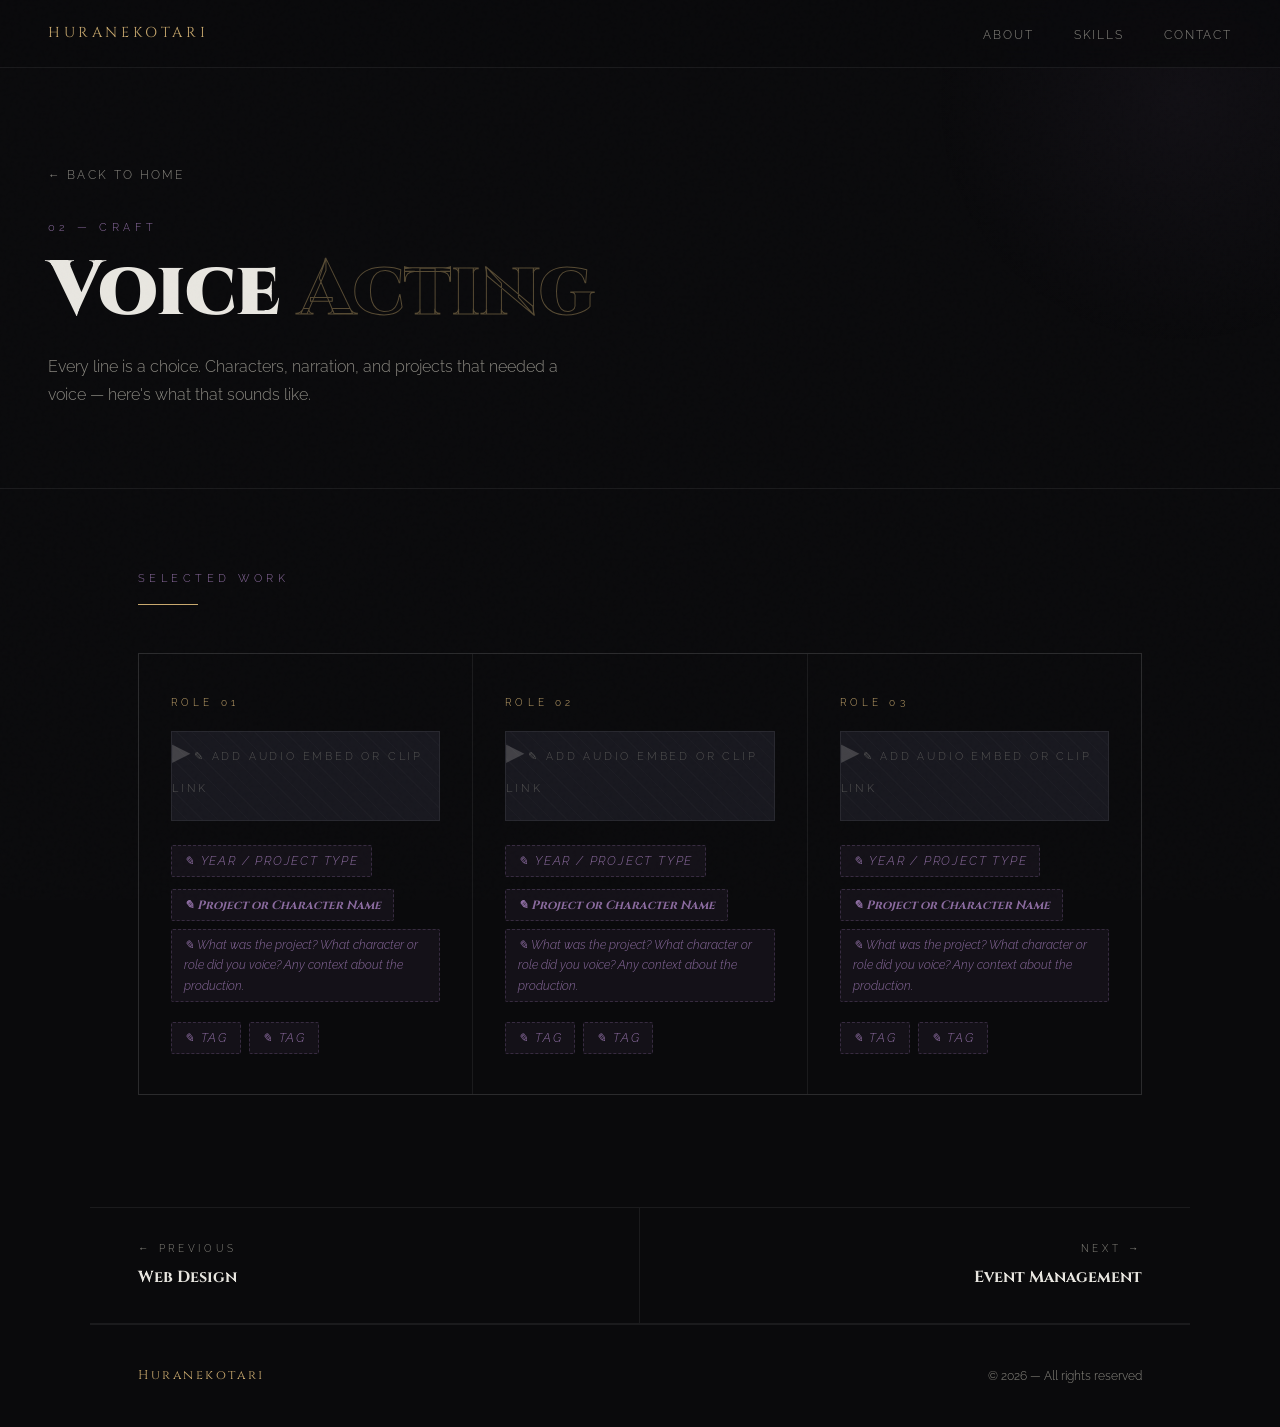
<file: voice-acting.html>
<!DOCTYPE html>
<html lang="en">
<head>
<meta charset="UTF-8"/>
<meta name="viewport" content="width=device-width, initial-scale=1.0"/>
<title>Voice Acting — Huranekotari</title>
<link href="https://fonts.googleapis.com/css2?family=Cinzel:wght@400;700;900&family=Raleway:wght@300;400;500&display=swap" rel="stylesheet"/>
<link rel="stylesheet" href="styles.css"/>
</head>
<body>

<nav>
  <a href="index.html" class="nav-logo">Huranekotari</a>
  <ul class="nav-links">
    <li><a href="index.html#about">About</a></li>
    <li><a href="index.html#skills">Skills</a></li>
    <li><a href="index.html#contact">Contact</a></li>
  </ul>
</nav>

<div class="page-header">
  <a href="index.html" class="page-back">← Back to Home</a>
  <p class="page-header-eyebrow">02 — Craft</p>
  <h1 class="page-header-title">Voice <span>Acting</span></h1>
  <p class="page-header-desc">Every line is a choice. Characters, narration, and projects that needed a voice — here's what that sounds like.</p>
</div>

<div class="portfolio-section">
  <p class="section-label reveal">Selected Work</p>
  <div class="section-divider reveal"></div>

  <div class="portfolio-grid">

    <div class="portfolio-item reveal">
      <p class="portfolio-item-number">Role 01</p>
      <div class="portfolio-item-thumb" style="aspect-ratio: 3/1; align-items: center; justify-content: center; flex-direction: column; gap: 0.75rem;">
        <div class="portfolio-item-placeholder-line"></div>
        <span style="font-size:1.5rem; opacity:0.2;">▶</span>
        <span class="portfolio-item-thumb-label">✎ Add audio embed or clip link</span>
      </div>
      <p class="portfolio-item-meta"><span class="placeholder-tag">✎ Year / Project Type</span></p>
      <h3 class="portfolio-item-title"><span class="placeholder-tag">✎ Project or Character Name</span></h3>
      <p class="portfolio-item-desc"><span class="placeholder-tag">✎ What was the project? What character or role did you voice? Any context about the production.</span></p>
      <div class="portfolio-tags">
        <span class="portfolio-tag placeholder-tag">✎ Tag</span>
        <span class="portfolio-tag placeholder-tag">✎ Tag</span>
      </div>
    </div>

    <div class="portfolio-item reveal">
      <p class="portfolio-item-number">Role 02</p>
      <div class="portfolio-item-thumb" style="aspect-ratio: 3/1; align-items: center; justify-content: center; flex-direction: column; gap: 0.75rem;">
        <div class="portfolio-item-placeholder-line"></div>
        <span style="font-size:1.5rem; opacity:0.2;">▶</span>
        <span class="portfolio-item-thumb-label">✎ Add audio embed or clip link</span>
      </div>
      <p class="portfolio-item-meta"><span class="placeholder-tag">✎ Year / Project Type</span></p>
      <h3 class="portfolio-item-title"><span class="placeholder-tag">✎ Project or Character Name</span></h3>
      <p class="portfolio-item-desc"><span class="placeholder-tag">✎ What was the project? What character or role did you voice? Any context about the production.</span></p>
      <div class="portfolio-tags">
        <span class="portfolio-tag placeholder-tag">✎ Tag</span>
        <span class="portfolio-tag placeholder-tag">✎ Tag</span>
      </div>
    </div>

    <div class="portfolio-item reveal">
      <p class="portfolio-item-number">Role 03</p>
      <div class="portfolio-item-thumb" style="aspect-ratio: 3/1; align-items: center; justify-content: center; flex-direction: column; gap: 0.75rem;">
        <div class="portfolio-item-placeholder-line"></div>
        <span style="font-size:1.5rem; opacity:0.2;">▶</span>
        <span class="portfolio-item-thumb-label">✎ Add audio embed or clip link</span>
      </div>
      <p class="portfolio-item-meta"><span class="placeholder-tag">✎ Year / Project Type</span></p>
      <h3 class="portfolio-item-title"><span class="placeholder-tag">✎ Project or Character Name</span></h3>
      <p class="portfolio-item-desc"><span class="placeholder-tag">✎ What was the project? What character or role did you voice? Any context about the production.</span></p>
      <div class="portfolio-tags">
        <span class="portfolio-tag placeholder-tag">✎ Tag</span>
        <span class="portfolio-tag placeholder-tag">✎ Tag</span>
      </div>
    </div>

  </div>
</div>

<div class="page-nav">
  <a href="web-design.html" class="page-nav-item prev">
    <span class="page-nav-label">← Previous</span>
    <span class="page-nav-title">Web Design</span>
  </a>
  <a href="event-management.html" class="page-nav-item next">
    <span class="page-nav-label">Next →</span>
    <span class="page-nav-title">Event Management</span>
  </a>
</div>

<footer>
  <span class="footer-name">Huranekotari</span>
  <span class="footer-copy">© 2026 — All rights reserved</span>
</footer>

<script>
  const observer = new IntersectionObserver((entries) => {
    entries.forEach((entry, i) => {
      if (entry.isIntersecting) {
        setTimeout(() => entry.target.classList.add('visible'), i * 80);
        observer.unobserve(entry.target);
      }
    });
  }, { threshold: 0.1 });
  document.querySelectorAll('.reveal').forEach(el => observer.observe(el));
</script>
</body>
</html>
</file>
<file: styles.css>
/* ============================================
   HURANEKOTARI — Shared Stylesheet
   ============================================ */

*, *::before, *::after { box-sizing: border-box; margin: 0; padding: 0; }

:root {
  --bg: #0a0a0c;
  --bg2: #111116;
  --bg3: #18181f;
  --border: rgba(255,255,255,0.07);
  --border-hover: rgba(255,255,255,0.15);
  --text: #e8e6e0;
  --muted: #8a8880;
  --accent: #c9a96e;
  --accent2: #8b6b9f;
  --red: #9f3a3a;
}

html { scroll-behavior: smooth; }

/* ============================================
   LANGUAGE SWITCHER
   ============================================ */

.lang-switcher { position: relative; }

.lang-btn {
  background: none;
  border: 1px solid var(--border);
  color: var(--muted);
  font-family: 'Raleway', sans-serif;
  font-size: 0.72rem;
  letter-spacing: 0.15em;
  text-transform: uppercase;
  padding: 0.4rem 0.85rem;
  cursor: pointer;
  transition: color 0.25s, border-color 0.25s;
  display: flex;
  align-items: center;
  gap: 0.4rem;
}

.lang-btn:hover { color: var(--text); border-color: var(--border-hover); }

.lang-dropdown {
  display: none;
  position: absolute;
  top: calc(100% + 0.5rem);
  right: 0;
  background: var(--bg2);
  border: 1px solid var(--border);
  min-width: 170px;
  z-index: 200;
}

.lang-dropdown.open { display: block; }

.lang-option {
  display: flex;
  align-items: center;
  gap: 0.65rem;
  padding: 0.7rem 1rem;
  font-size: 0.8rem;
  color: var(--muted);
  cursor: pointer;
  transition: background 0.2s, color 0.2s;
  border: none;
  background: none;
  width: 100%;
  text-align: left;
  font-family: 'Raleway', sans-serif;
}

.lang-option:hover { background: var(--bg3); color: var(--text); }
.lang-option.active { color: var(--accent); }
.lang-flag { font-size: 1rem; }

/* RTL for Arabic */
body.rtl { direction: rtl; text-align: right; }
body.rtl nav { flex-direction: row-reverse; }
body.rtl .nav-links { flex-direction: row-reverse; }
body.rtl .hero-scroll { left: auto; right: 3rem; }
body.rtl .section-divider { margin: 0 0 2rem auto; }
body.rtl .about-card-detail { flex-direction: row-reverse; }
body.rtl .social-link { flex-direction: row-reverse; }
body.rtl .lang-dropdown { right: auto; left: 0; }
body.rtl .page-nav-item.next { text-align: left; }
body.rtl .page-nav-item.prev { text-align: right; }

body {
  background: var(--bg);
  color: var(--text);
  font-family: 'Raleway', sans-serif;
  font-weight: 300;
  line-height: 1.7;
  overflow-x: hidden;
}

/* Grain overlay */
body::before {
  content: '';
  position: fixed;
  inset: 0;
  background-image: url("data:image/svg+xml,%3Csvg viewBox='0 0 256 256' xmlns='http://www.w3.org/2000/svg'%3E%3Cfilter id='noise'%3E%3CfeTurbulence type='fractalNoise' baseFrequency='0.9' numOctaves='4' stitchTiles='stitch'/%3E%3C/filter%3E%3Crect width='100%25' height='100%25' filter='url(%23noise)' opacity='0.04'/%3E%3C/svg%3E");
  pointer-events: none;
  z-index: 9999;
  opacity: 0.4;
}

/* ============================================
   NAVIGATION
   ============================================ */

nav {
  position: fixed;
  top: 0; left: 0; right: 0;
  z-index: 100;
  display: flex;
  align-items: center;
  justify-content: space-between;
  padding: 1.25rem 3rem;
  border-bottom: 1px solid var(--border);
  background: rgba(10,10,12,0.85);
  backdrop-filter: blur(12px);
}

.nav-logo {
  font-family: 'Cinzel', serif;
  font-size: 0.9rem;
  letter-spacing: 0.25em;
  color: var(--accent);
  text-decoration: none;
  text-transform: uppercase;
}

.nav-links {
  display: flex;
  gap: 2.5rem;
  list-style: none;
}

.nav-links a {
  color: var(--muted);
  text-decoration: none;
  font-size: 0.78rem;
  letter-spacing: 0.15em;
  text-transform: uppercase;
  transition: color 0.3s;
}

.nav-links a:hover,
.nav-links a.active { color: var(--text); }

/* ============================================
   HERO (index only)
   ============================================ */

.hero {
  min-height: 100vh;
  display: flex;
  flex-direction: column;
  justify-content: center;
  padding: 8rem 3rem 4rem;
  position: relative;
  overflow: hidden;
}

.hero::after {
  content: '';
  position: absolute;
  top: -200px; right: -200px;
  width: 600px; height: 600px;
  background: radial-gradient(circle, rgba(139,107,159,0.08) 0%, transparent 70%);
  pointer-events: none;
}

.hero-eyebrow {
  font-size: 0.72rem;
  letter-spacing: 0.4em;
  text-transform: uppercase;
  color: var(--accent);
  margin-bottom: 1.5rem;
  opacity: 0;
  animation: fadeUp 0.8s 0.2s ease forwards;
}

.hero-name {
  font-family: 'Cinzel', serif;
  font-size: clamp(3.5rem, 9vw, 8rem);
  font-weight: 900;
  line-height: 0.95;
  letter-spacing: -0.02em;
  color: var(--text);
  opacity: 0;
  animation: fadeUp 0.9s 0.4s ease forwards;
}

.hero-name span {
  color: transparent;
  -webkit-text-stroke: 1px rgba(201,169,110,0.5);
}

.hero-tagline {
  margin-top: 2rem;
  font-size: 1.05rem;
  color: var(--muted);
  max-width: 480px;
  font-weight: 300;
  opacity: 0;
  animation: fadeUp 0.9s 0.6s ease forwards;
}

.hero-scroll {
  position: absolute;
  bottom: 2.5rem;
  left: 3rem;
  font-size: 0.7rem;
  letter-spacing: 0.3em;
  text-transform: uppercase;
  color: var(--muted);
  opacity: 0;
  animation: fadeIn 1s 1.2s ease forwards;
}

.hero-scroll::after {
  content: '';
  display: block;
  width: 1px;
  height: 50px;
  background: var(--muted);
  margin: 0.75rem auto 0;
  opacity: 0.4;
}

/* ============================================
   PAGE HEADER (sub-pages)
   ============================================ */

.page-header {
  padding: 10rem 3rem 5rem;
  position: relative;
  overflow: hidden;
  border-bottom: 1px solid var(--border);
}

.page-header::after {
  content: '';
  position: absolute;
  top: -150px; right: -150px;
  width: 500px; height: 500px;
  background: radial-gradient(circle, rgba(139,107,159,0.06) 0%, transparent 70%);
  pointer-events: none;
}

.page-header-eyebrow {
  font-size: 0.7rem;
  letter-spacing: 0.4em;
  text-transform: uppercase;
  color: var(--accent2);
  margin-bottom: 1rem;
  opacity: 0;
  animation: fadeUp 0.8s 0.2s ease forwards;
}

.page-header-title {
  font-family: 'Cinzel', serif;
  font-size: clamp(2.5rem, 6vw, 5.5rem);
  font-weight: 900;
  line-height: 1;
  color: var(--text);
  opacity: 0;
  animation: fadeUp 0.9s 0.35s ease forwards;
}

.page-header-title span {
  color: transparent;
  -webkit-text-stroke: 1px rgba(201,169,110,0.4);
}

.page-header-desc {
  margin-top: 1.5rem;
  font-size: 1rem;
  color: var(--muted);
  max-width: 520px;
  opacity: 0;
  animation: fadeUp 0.9s 0.5s ease forwards;
}

.page-back {
  display: inline-flex;
  align-items: center;
  gap: 0.5rem;
  font-size: 0.72rem;
  letter-spacing: 0.2em;
  text-transform: uppercase;
  color: var(--muted);
  text-decoration: none;
  margin-bottom: 2rem;
  transition: color 0.25s;
  opacity: 0;
  animation: fadeIn 0.8s 0.1s ease forwards;
}

.page-back:hover { color: var(--accent); }

/* ============================================
   SHARED SECTION STYLES
   ============================================ */

.section-divider {
  width: 60px;
  height: 1px;
  background: var(--accent);
  margin: 0 0 2rem;
  opacity: 0.6;
}

section {
  padding: 7rem 3rem;
  max-width: 1100px;
  margin: 0 auto;
}

.section-label {
  font-size: 0.7rem;
  letter-spacing: 0.4em;
  text-transform: uppercase;
  color: var(--accent2);
  margin-bottom: 1rem;
}

.section-title {
  font-family: 'Cinzel', serif;
  font-size: clamp(1.8rem, 4vw, 2.8rem);
  font-weight: 700;
  color: var(--text);
  margin-bottom: 1.5rem;
}

/* ============================================
   ABOUT
   ============================================ */

.about-grid {
  display: grid;
  grid-template-columns: 1fr 1.4fr;
  gap: 5rem;
  align-items: start;
  margin-top: 3rem;
}

.about-aside {
  position: sticky;
  top: 7rem;
}

.about-card {
  background: var(--bg2);
  border: 1px solid var(--border);
  padding: 2rem;
  border-radius: 2px;
}

.about-card-name {
  font-family: 'Cinzel', serif;
  font-size: 1.1rem;
  color: var(--accent);
  margin-bottom: 0.25rem;
}

.about-card-realname {
  font-size: 0.8rem;
  color: var(--muted);
  margin-bottom: 0.1rem;
  letter-spacing: 0.05em;
}

.about-card-role {
  font-size: 0.75rem;
  letter-spacing: 0.2em;
  text-transform: uppercase;
  color: var(--muted);
  margin-bottom: 1.5rem;
}

.about-card-detail {
  display: flex;
  gap: 0.75rem;
  align-items: flex-start;
  margin-bottom: 0.75rem;
  font-size: 0.85rem;
  color: var(--muted);
}

.about-card-detail span:first-child {
  color: var(--accent);
  min-width: 14px;
}

.about-body p {
  font-size: 1rem;
  color: rgba(232,230,224,0.75);
  margin-bottom: 1.5rem;
  line-height: 1.9;
}

/* ============================================
   SKILLS (index)
   ============================================ */

.skills-section {
  border-top: 1px solid var(--border);
}

.skills-grid {
  display: grid;
  grid-template-columns: repeat(2, 1fr);
  gap: 1px;
  margin-top: 3rem;
  border: 1px solid var(--border);
  background: var(--border);
}

.skill-card {
  background: var(--bg);
  padding: 2.5rem 2rem;
  transition: background 0.3s;
  cursor: default;
  text-decoration: none;
  display: block;
}

.skill-card:hover { background: var(--bg3); }

.skill-card-link {
  cursor: pointer;
}

.skill-card-link:hover .skill-name {
  color: var(--accent);
}

.skill-card-link .skill-arrow {
  display: inline-block;
  font-size: 0.8rem;
  color: var(--muted);
  letter-spacing: 0.1em;
  margin-top: 1rem;
  transition: transform 0.25s, color 0.25s;
}

.skill-card-link:hover .skill-arrow {
  color: var(--accent);
  transform: translateX(4px);
}

.skill-icon {
  font-size: 0.7rem;
  letter-spacing: 0.35em;
  text-transform: uppercase;
  color: var(--accent);
  margin-bottom: 1rem;
}

.skill-name {
  font-family: 'Cinzel', serif;
  font-size: 1.2rem;
  font-weight: 700;
  color: var(--text);
  margin-bottom: 0.75rem;
  transition: color 0.25s;
}

.skill-desc {
  font-size: 0.88rem;
  color: var(--muted);
  line-height: 1.7;
}

/* ============================================
   PORTFOLIO GRID (sub-pages)
   ============================================ */

.portfolio-section {
  padding: 5rem 3rem 7rem;
  max-width: 1100px;
  margin: 0 auto;
}

.portfolio-grid {
  display: grid;
  grid-template-columns: repeat(auto-fit, minmax(300px, 1fr));
  gap: 1px;
  background: var(--border);
  border: 1px solid var(--border);
  margin-top: 3rem;
}

.portfolio-item {
  background: var(--bg);
  padding: 2.5rem 2rem;
  transition: background 0.3s;
  cursor: default;
}

.portfolio-item:hover { background: var(--bg3); }

.portfolio-item-number {
  font-size: 0.65rem;
  letter-spacing: 0.4em;
  text-transform: uppercase;
  color: var(--accent);
  margin-bottom: 1.25rem;
}

.portfolio-item-thumb {
  width: 100%;
  aspect-ratio: 16/9;
  background: var(--bg3);
  border: 1px solid var(--border);
  margin-bottom: 1.5rem;
  overflow: hidden;
  position: relative;
}

.portfolio-item-thumb-label {
  font-size: 0.7rem;
  letter-spacing: 0.25em;
  text-transform: uppercase;
  color: var(--muted);
  opacity: 0.5;
}

.portfolio-item-placeholder-line {
  position: absolute;
  inset: 0;
  background:
    repeating-linear-gradient(
      45deg,
      transparent,
      transparent 10px,
      rgba(255,255,255,0.015) 10px,
      rgba(255,255,255,0.015) 11px
    );
}

.portfolio-item-title {
  font-family: 'Cinzel', serif;
  font-size: 1rem;
  font-weight: 700;
  color: var(--text);
  margin-bottom: 0.5rem;
}

.portfolio-item-meta {
  font-size: 0.75rem;
  letter-spacing: 0.15em;
  text-transform: uppercase;
  color: var(--accent2);
  margin-bottom: 0.75rem;
}

.portfolio-item-desc {
  font-size: 0.85rem;
  color: var(--muted);
  line-height: 1.7;
}

.portfolio-tags {
  display: flex;
  flex-wrap: wrap;
  gap: 0.5rem;
  margin-top: 1.25rem;
}

.portfolio-tag {
  font-size: 0.65rem;
  letter-spacing: 0.15em;
  text-transform: uppercase;
  border: 1px solid var(--border);
  padding: 0.25rem 0.6rem;
  color: var(--muted);
  border-radius: 1px;
}

/* ============================================
   CONTACT / SOCIALS
   ============================================ */

.contact-section {
  border-top: 1px solid var(--border);
}

.contact-grid {
  display: grid;
  grid-template-columns: 1fr 1fr;
  gap: 4rem;
  margin-top: 3rem;
}

.social-links {
  display: flex;
  flex-direction: column;
  gap: 0;
}

.social-link {
  display: flex;
  align-items: center;
  justify-content: space-between;
  padding: 1.25rem 0;
  border-bottom: 1px solid var(--border);
  text-decoration: none;
  color: var(--text);
  transition: all 0.25s;
  cursor: pointer;
}

.social-link:first-child { border-top: 1px solid var(--border); }

.social-link:hover {
  color: var(--accent);
  border-color: var(--accent);
  padding-left: 0.5rem;
}

.social-link-name {
  font-size: 0.72rem;
  letter-spacing: 0.3em;
  text-transform: uppercase;
  color: var(--muted);
  display: block;
  margin-bottom: 0.2rem;
  transition: color 0.25s;
}

.social-link:hover .social-link-name { color: var(--accent); }

.social-link-handle {
  font-family: 'Cinzel', serif;
  font-size: 1rem;
}

.social-link-arrow {
  color: var(--muted);
  font-size: 1.2rem;
  transition: transform 0.25s;
}

.social-link:hover .social-link-arrow { transform: translateX(4px); }

.contact-info {
  display: flex;
  flex-direction: column;
  gap: 1.5rem;
}

.contact-item {
  background: var(--bg2);
  border: 1px solid var(--border);
  padding: 1.5rem;
  border-radius: 2px;
  transition: border-color 0.3s;
}

.contact-item:hover { border-color: var(--border-hover); }

.contact-item-label {
  font-size: 0.7rem;
  letter-spacing: 0.35em;
  text-transform: uppercase;
  color: var(--accent2);
  margin-bottom: 0.4rem;
}

.contact-item-value {
  font-size: 0.95rem;
  color: var(--muted);
  font-style: italic;
}

/* ============================================
   PLACEHOLDER TAG
   ============================================ */

.placeholder-tag {
  display: inline-flex;
  align-items: center;
  gap: 0.4rem;
  background: rgba(139,107,159,0.08);
  border: 1px dashed rgba(139,107,159,0.3);
  padding: 0.3rem 0.75rem;
  font-size: 0.75rem;
  color: var(--accent2);
  border-radius: 2px;
  font-style: italic;
}

/* ============================================
   PREV / NEXT NAVIGATION
   ============================================ */

.page-nav {
  border-top: 1px solid var(--border);
  display: grid;
  grid-template-columns: 1fr 1fr;
  max-width: 1100px;
  margin: 0 auto;
}

.page-nav-item {
  display: flex;
  flex-direction: column;
  gap: 0.4rem;
  padding: 2rem 3rem;
  text-decoration: none;
  color: var(--text);
  transition: background 0.25s;
  border-bottom: 1px solid var(--border);
}

.page-nav-item:first-child {
  border-right: 1px solid var(--border);
}

.page-nav-item:hover { background: var(--bg3); }

.page-nav-item:hover .page-nav-title { color: var(--accent); }

.page-nav-label {
  font-size: 0.65rem;
  letter-spacing: 0.35em;
  text-transform: uppercase;
  color: var(--muted);
}

.page-nav-title {
  font-family: 'Cinzel', serif;
  font-size: 1rem;
  font-weight: 700;
  color: var(--text);
  transition: color 0.25s;
}

.page-nav-item.next {
  text-align: right;
}

@media (max-width: 768px) {
  .page-nav { grid-template-columns: 1fr; }
  .page-nav-item:first-child { border-right: none; border-bottom: 1px solid var(--border); }
  .page-nav-item { padding: 1.5rem; }
  .page-nav-item.next { text-align: left; }
}

/* ============================================
   FOOTER
   ============================================ */

footer {
  border-top: 1px solid var(--border);
  padding: 2.5rem 3rem;
  display: flex;
  justify-content: space-between;
  align-items: center;
  max-width: 1100px;
  margin: 0 auto;
}

.footer-name {
  font-family: 'Cinzel', serif;
  font-size: 0.8rem;
  letter-spacing: 0.2em;
  color: var(--accent);
}

.footer-copy {
  font-size: 0.75rem;
  color: var(--muted);
}

/* ============================================
   ANIMATIONS
   ============================================ */

@keyframes fadeUp {
  from { opacity: 0; transform: translateY(24px); }
  to   { opacity: 1; transform: translateY(0); }
}

@keyframes fadeIn {
  from { opacity: 0; }
  to   { opacity: 1; }
}

.reveal {
  opacity: 0;
  transform: translateY(20px);
  transition: opacity 0.7s ease, transform 0.7s ease;
}

.reveal.visible {
  opacity: 1;
  transform: translateY(0);
}

/* ============================================
   RESPONSIVE
   ============================================ */

@media (max-width: 768px) {
  nav { padding: 1rem 1.5rem; }
  .nav-links { gap: 1.5rem; }
  section { padding: 4rem 1.5rem; }
  .hero { padding: 7rem 1.5rem 4rem; }
  .page-header { padding: 8rem 1.5rem 3rem; }
  .portfolio-section { padding: 3rem 1.5rem 5rem; }
  .about-grid { grid-template-columns: 1fr; gap: 2.5rem; }
  .about-aside { position: static; }
  .skills-grid { grid-template-columns: 1fr; }
  .contact-grid { grid-template-columns: 1fr; gap: 3rem; }
  footer { flex-direction: column; gap: 1rem; text-align: center; }
}
</file>
